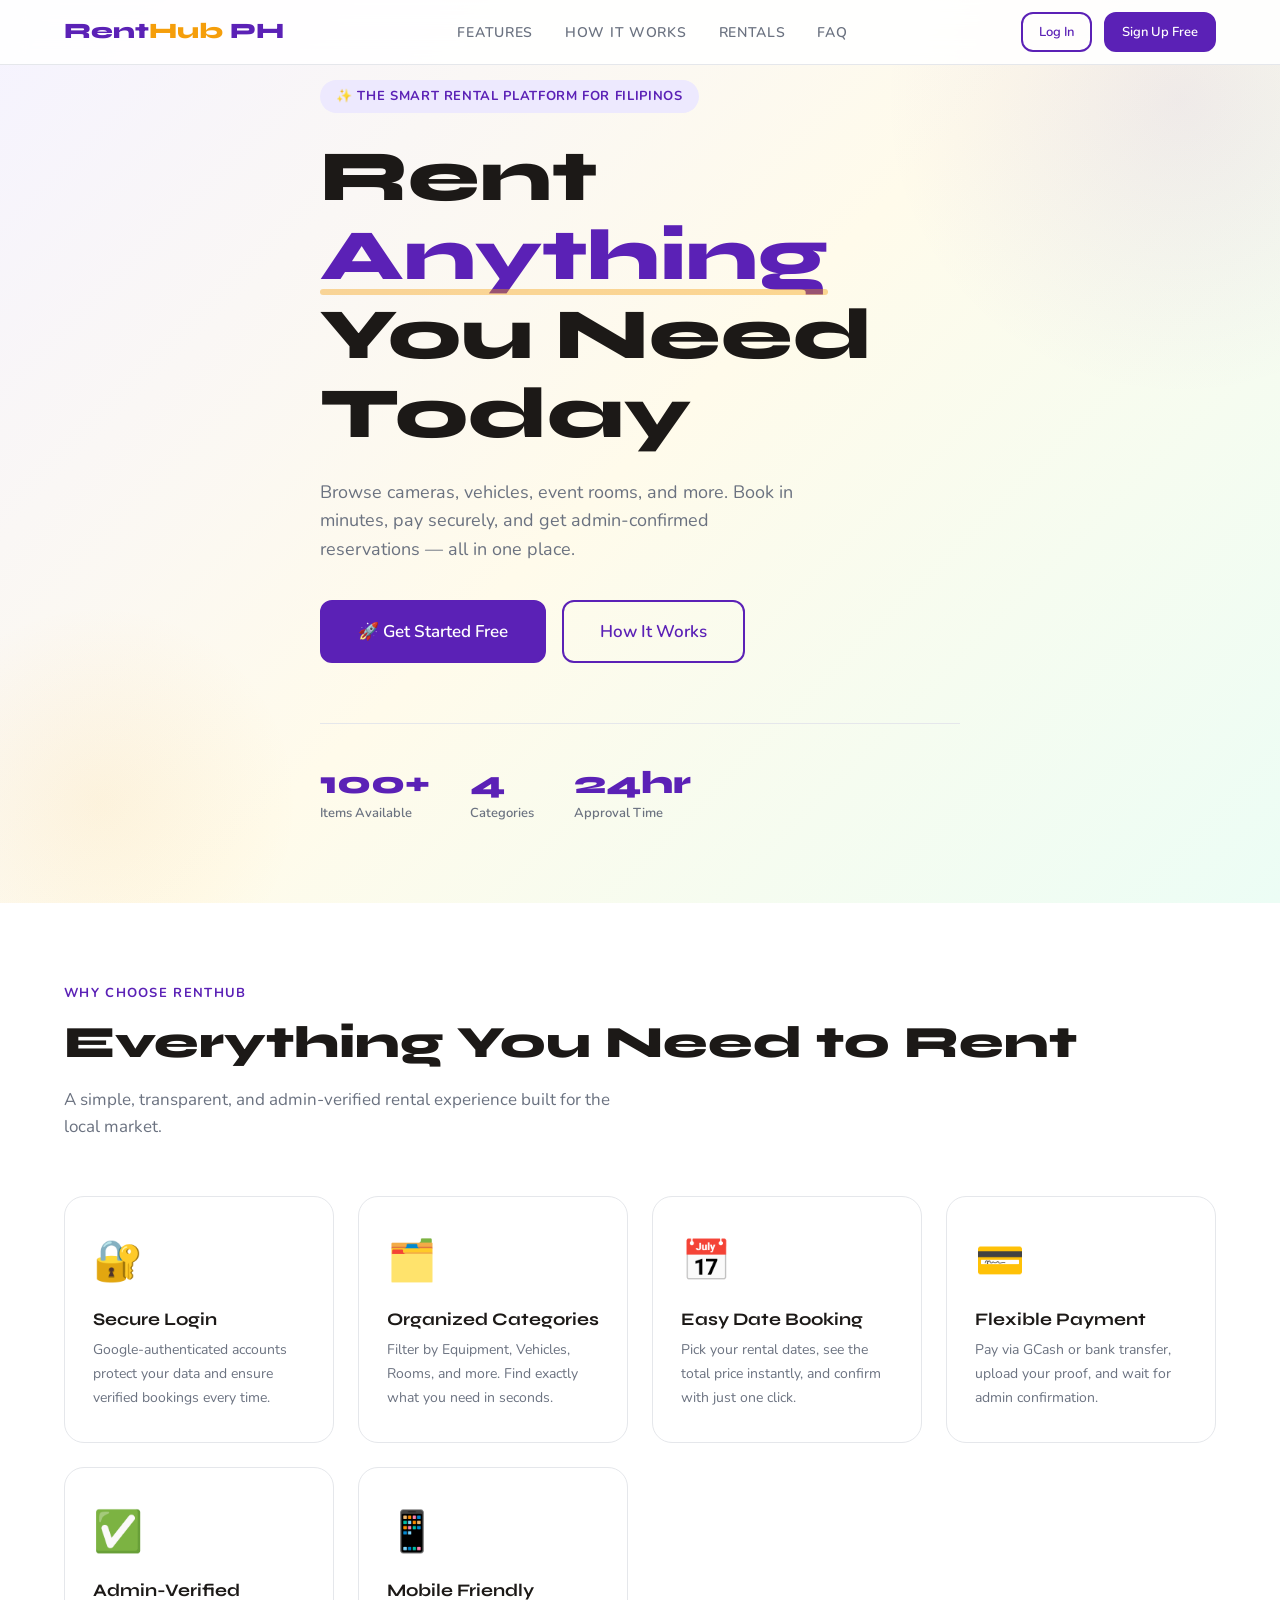
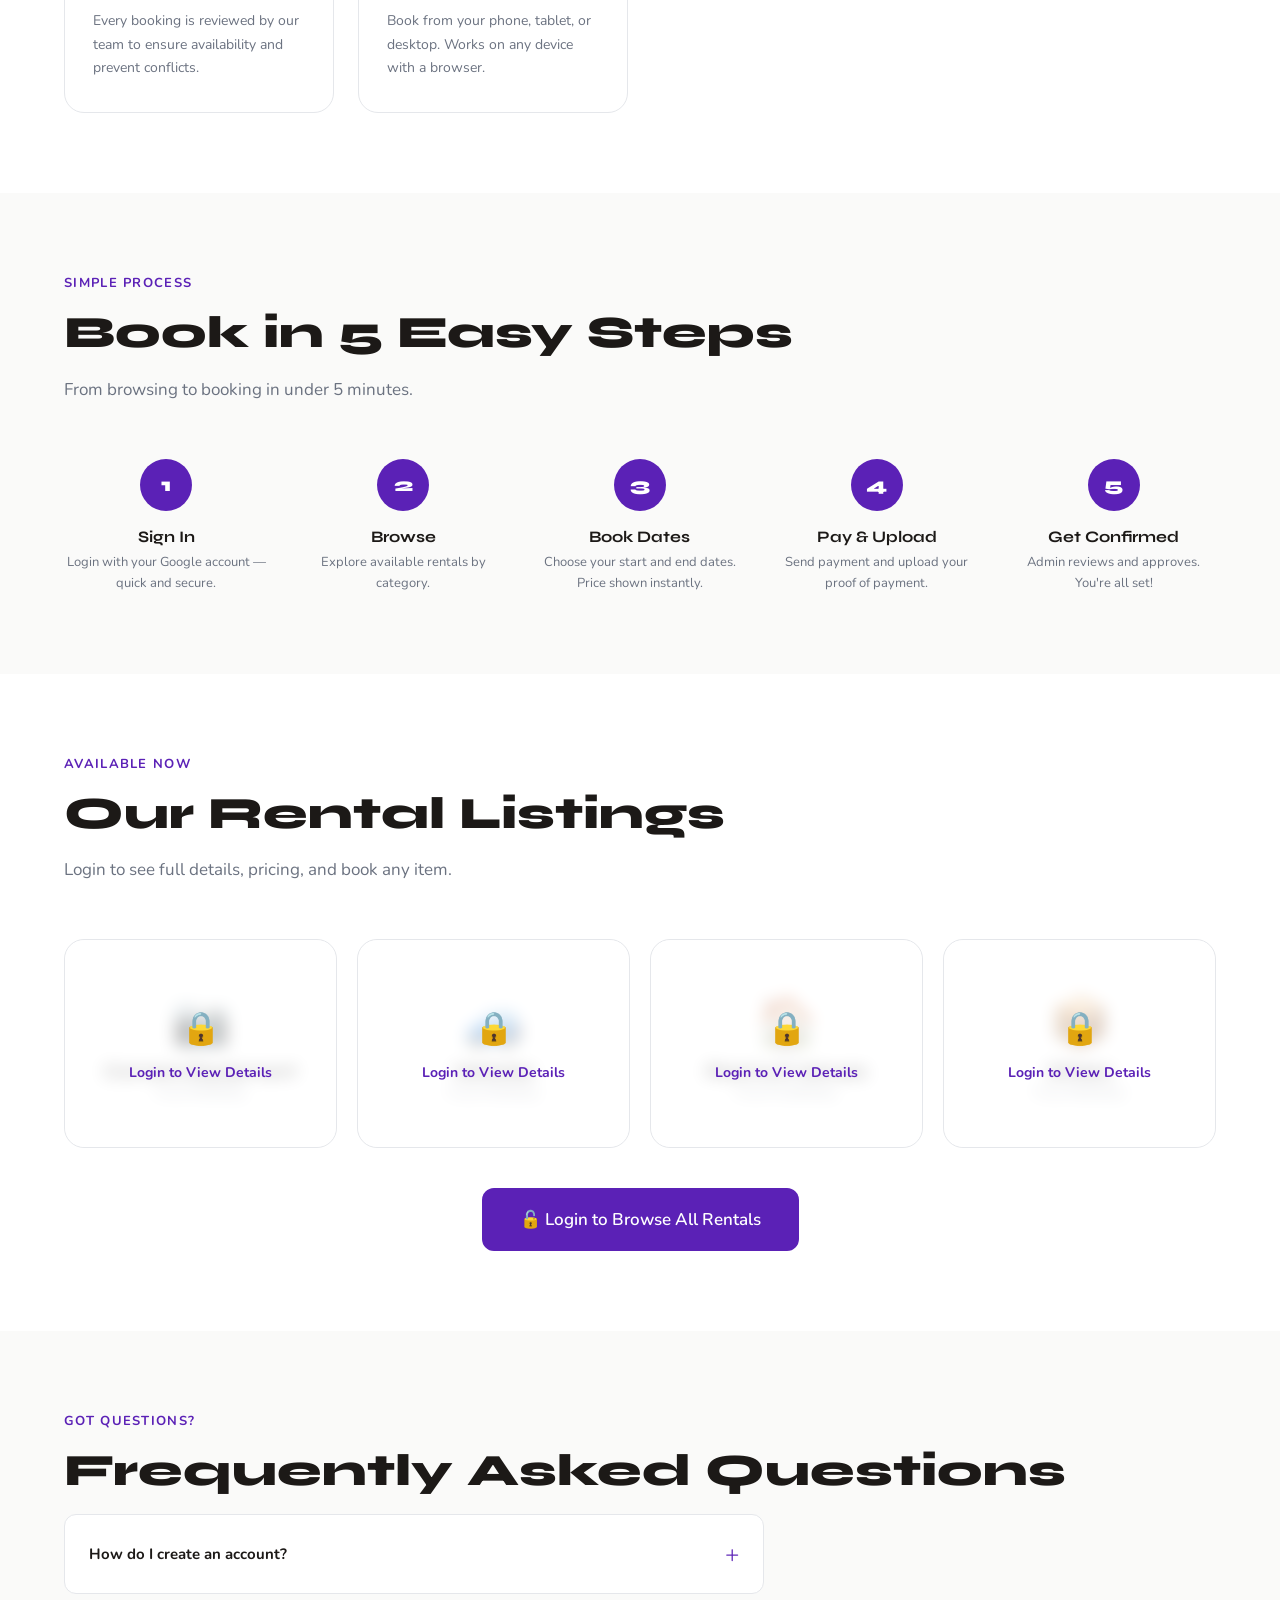
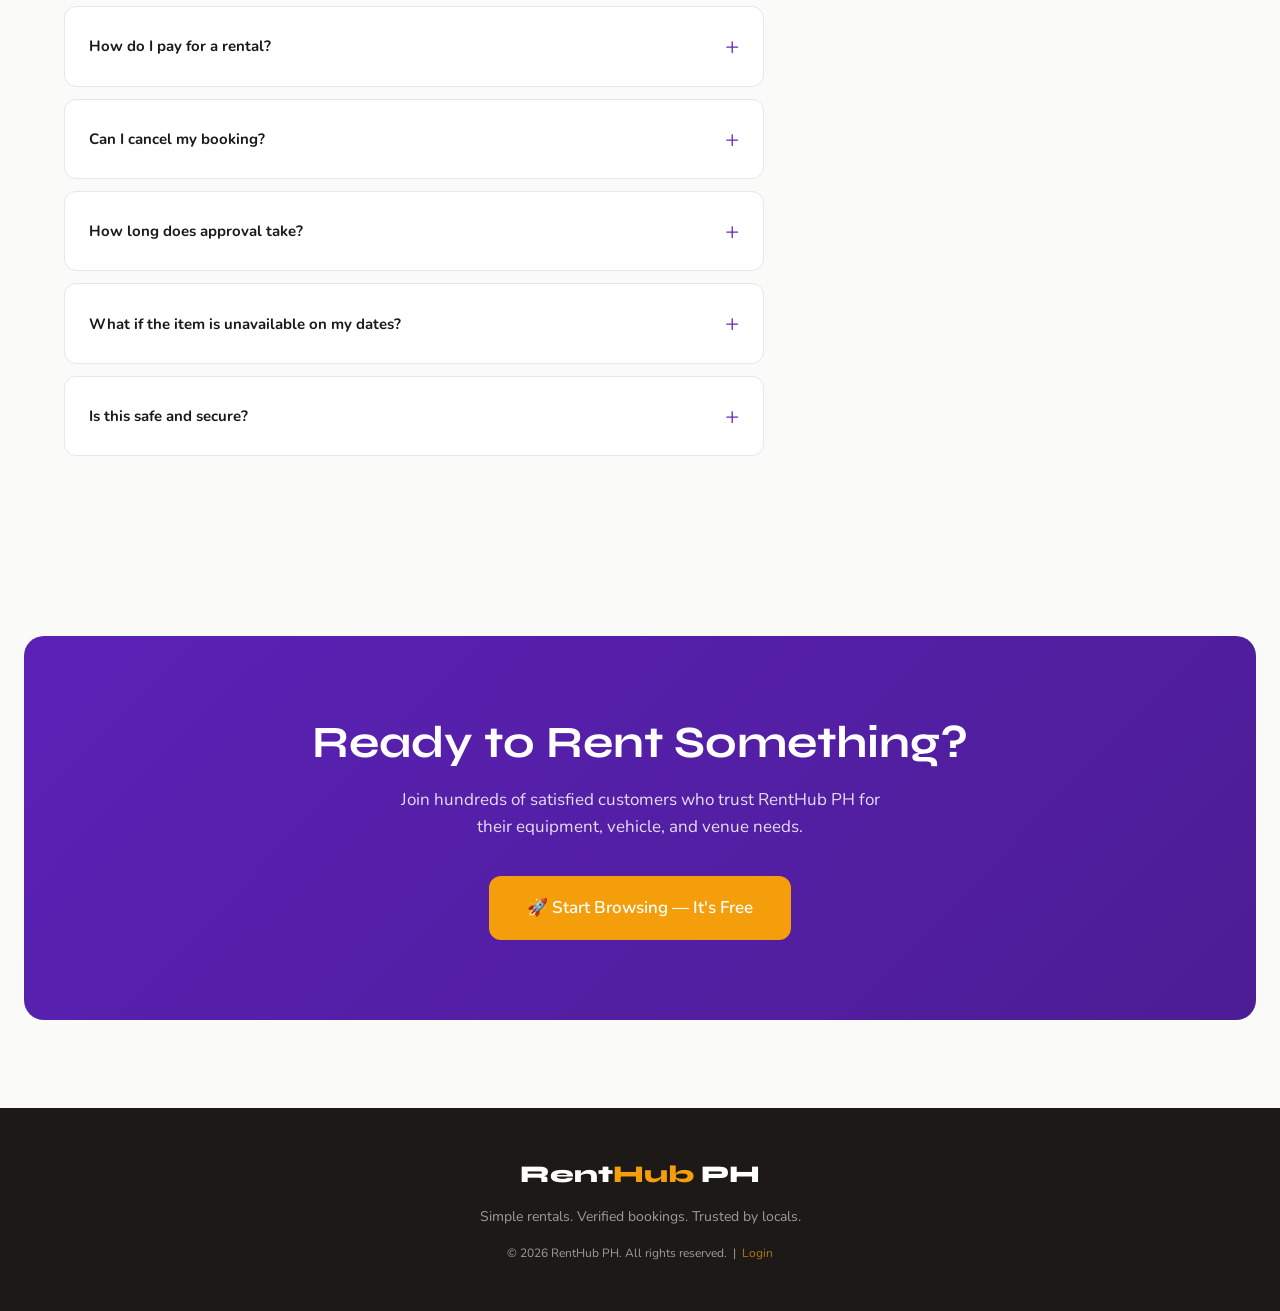
<file: rentalhub/index.html>
<!DOCTYPE html>
<!--
  FILE: index.html
  PURPOSE: The PUBLIC landing page.
           Anyone can see this — no login needed.
           It shows what the app does and invites users to sign up.
           Rental details are intentionally blurred to tease the content.
-->
<html lang="en">
<head>
  <meta charset="UTF-8">
  <meta name="viewport" content="width=device-width, initial-scale=1.0">
  <title>RentHub PH – Rent Anything, Anytime</title>
  <link rel="stylesheet" href="css/styles.css">
</head>
<body>

  <!-- ── NAVIGATION BAR ───────────────────────────────────── -->
  <header>
    <nav class="navbar" role="navigation" aria-label="Main navigation">
      <div class="nav-inner">

        <!-- Logo -->
        <a href="index.html" class="nav-logo">Rent<span>Hub</span> PH</a>

        <!-- Navigation Links -->
        <ul class="nav-links">
          <li><a href="#features">Features</a></li>
          <li><a href="#how">How It Works</a></li>
          <li><a href="#preview">Rentals</a></li>
          <li><a href="#faq">FAQ</a></li>
        </ul>

        <!-- CTA Buttons -->
        <div class="nav-actions">
          <a href="login.html" class="btn btn-outline btn-sm">Log In</a>
          <a href="login.html" class="btn btn-primary btn-sm">Sign Up Free</a>
        </div>

      </div>
    </nav>
  </header>

  <!-- ── MAIN CONTENT ──────────────────────────────────────── -->
  <main>

    <!-- ── HERO SECTION ──────────────────────────────────── -->
    <!-- The first thing visitors see. Makes a strong first impression. -->
    <section class="hero section">
      <div class="container">
        <div class="hero-content">

          <div class="hero-badge">
            ✨ The Smart Rental Platform for Filipinos
          </div>

          <h1>
            Rent <span class="highlight">Anything</span><br>
            You Need Today
          </h1>

          <p>
            Browse cameras, vehicles, event rooms, and more.
            Book in minutes, pay securely, and get admin-confirmed
            reservations — all in one place.
          </p>

          <!-- Call-to-Action buttons -->
          <div class="hero-cta">
            <a href="login.html" class="btn btn-primary btn-lg">
              🚀 Get Started Free
            </a>
            <a href="#how" class="btn btn-outline btn-lg">
              How It Works
            </a>
          </div>

          <!-- Quick stats to build trust -->
          <div class="hero-stats">
            <div class="stat">
              <h3>100+</h3>
              <p>Items Available</p>
            </div>
            <div class="stat">
              <h3>4</h3>
              <p>Categories</p>
            </div>
            <div class="stat">
              <h3>24hr</h3>
              <p>Approval Time</p>
            </div>
          </div>

        </div>
      </div>
    </section>

    <!-- ── FEATURES SECTION ──────────────────────────────── -->
    <!-- Highlights the key benefits of using the platform -->
    <section id="features" class="section bg-white">
      <div class="container">

        <p class="section-label">Why Choose RentHub</p>
        <h2 class="section-title">Everything You Need to Rent</h2>
        <p class="section-subtitle">
          A simple, transparent, and admin-verified rental experience
          built for the local market.
        </p>

        <!-- Feature cards in a responsive grid -->
        <div class="features-grid">

          <article class="feature-card">
            <div class="feature-icon">🔐</div>
            <h3>Secure Login</h3>
            <p>Google-authenticated accounts protect your data and ensure
               verified bookings every time.</p>
          </article>

          <article class="feature-card">
            <div class="feature-icon">🗂️</div>
            <h3>Organized Categories</h3>
            <p>Filter by Equipment, Vehicles, Rooms, and more.
               Find exactly what you need in seconds.</p>
          </article>

          <article class="feature-card">
            <div class="feature-icon">📅</div>
            <h3>Easy Date Booking</h3>
            <p>Pick your rental dates, see the total price instantly,
               and confirm with just one click.</p>
          </article>

          <article class="feature-card">
            <div class="feature-icon">💳</div>
            <h3>Flexible Payment</h3>
            <p>Pay via GCash or bank transfer, upload your proof,
               and wait for admin confirmation.</p>
          </article>

          <article class="feature-card">
            <div class="feature-icon">✅</div>
            <h3>Admin-Verified</h3>
            <p>Every booking is reviewed by our team to ensure
               availability and prevent conflicts.</p>
          </article>

          <article class="feature-card">
            <div class="feature-icon">📱</div>
            <h3>Mobile Friendly</h3>
            <p>Book from your phone, tablet, or desktop.
               Works on any device with a browser.</p>
          </article>

        </div>
      </div>
    </section>

    <!-- ── HOW IT WORKS ────────────────────────────────────── -->
    <!-- Step-by-step guide to using the platform -->
    <section id="how" class="section">
      <div class="container">

        <p class="section-label">Simple Process</p>
        <h2 class="section-title">Book in 5 Easy Steps</h2>
        <p class="section-subtitle">From browsing to booking in under 5 minutes.</p>

        <div class="how-grid">

          <div class="how-step">
            <div class="step-number">1</div>
            <h4>Sign In</h4>
            <p>Login with your Google account — quick and secure.</p>
          </div>

          <div class="how-step">
            <div class="step-number">2</div>
            <h4>Browse</h4>
            <p>Explore available rentals by category.</p>
          </div>

          <div class="how-step">
            <div class="step-number">3</div>
            <h4>Book Dates</h4>
            <p>Choose your start and end dates. Price shown instantly.</p>
          </div>

          <div class="how-step">
            <div class="step-number">4</div>
            <h4>Pay & Upload</h4>
            <p>Send payment and upload your proof of payment.</p>
          </div>

          <div class="how-step">
            <div class="step-number">5</div>
            <h4>Get Confirmed</h4>
            <p>Admin reviews and approves. You're all set!</p>
          </div>

        </div>
      </div>
    </section>

    <!-- ── RENTAL PREVIEW (Blurred) ──────────────────────── -->
    <!-- Users can see rentals exist but content is blurred.
         Clicking any card redirects to login page. -->
    <section id="preview" class="section bg-white">
      <div class="container">

        <p class="section-label">Available Now</p>
        <h2 class="section-title">Our Rental Listings</h2>
        <p class="section-subtitle">
          Login to see full details, pricing, and book any item.
        </p>

        <!-- Preview cards: each one has a blur overlay -->
        <div class="preview-grid">

          <!-- We loop through a few rentals as teasers -->
          <article class="preview-card" onclick="location.href='login.html'">
            <div style="text-align:center; padding:20px 0;">
              <div style="font-size:3rem">📷</div>
              <h3>Camera Equipment</h3>
              <p style="color:var(--text-muted); font-size:13px">From ₱500/day</p>
            </div>
            <div class="blur-overlay">
              <div class="lock-icon">
                <div class="icon">🔒</div>
                <p>Login to View Details</p>
              </div>
            </div>
          </article>

          <article class="preview-card" onclick="location.href='login.html'">
            <div style="text-align:center; padding:20px 0;">
              <div style="font-size:3rem">🚙</div>
              <h3>Vehicles</h3>
              <p style="color:var(--text-muted); font-size:13px">From ₱350/day</p>
            </div>
            <div class="blur-overlay">
              <div class="lock-icon">
                <div class="icon">🔒</div>
                <p>Login to View Details</p>
              </div>
            </div>
          </article>

          <article class="preview-card" onclick="location.href='login.html'">
            <div style="text-align:center; padding:20px 0;">
              <div style="font-size:3rem">🏠</div>
              <h3>Rooms & Venues</h3>
              <p style="color:var(--text-muted); font-size:13px">From ₱1,800/day</p>
            </div>
            <div class="blur-overlay">
              <div class="lock-icon">
                <div class="icon">🔒</div>
                <p>Login to View Details</p>
              </div>
            </div>
          </article>

          <article class="preview-card" onclick="location.href='login.html'">
            <div style="text-align:center; padding:20px 0;">
              <div style="font-size:3rem">📦</div>
              <h3>Others</h3>
              <p style="color:var(--text-muted); font-size:13px">From ₱600/day</p>
            </div>
            <div class="blur-overlay">
              <div class="lock-icon">
                <div class="icon">🔒</div>
                <p>Login to View Details</p>
              </div>
            </div>
          </article>

        </div>

        <div style="text-align:center; margin-top:40px;">
          <a href="login.html" class="btn btn-primary btn-lg">
            🔓 Login to Browse All Rentals
          </a>
        </div>

      </div>
    </section>

    <!-- ── FAQ SECTION ────────────────────────────────────── -->
    <section id="faq" class="section">
      <div class="container">

        <p class="section-label">Got Questions?</p>
        <h2 class="section-title">Frequently Asked Questions</h2>

        <div class="faq-list">

          <details>
            <summary>How do I create an account?</summary>
            <p>Simply click "Sign Up Free" and log in with your Google account.
               No separate registration needed — one click and you're in!</p>
          </details>

          <details>
            <summary>How do I pay for a rental?</summary>
            <p>After booking, you'll see our GCash number and bank details.
               Send the payment, take a screenshot, and upload it as proof.
               Our admin team will verify and confirm your booking within 24 hours.</p>
          </details>

          <details>
            <summary>Can I cancel my booking?</summary>
            <p>Cancellations depend on the rental item and how far in advance
               you request. Please contact us before your start date for assistance.</p>
          </details>

          <details>
            <summary>How long does approval take?</summary>
            <p>Most bookings are reviewed and approved within a few hours during
               business days. You'll see the updated status in your dashboard.</p>
          </details>

          <details>
            <summary>What if the item is unavailable on my dates?</summary>
            <p>Our system checks availability. If an item shows as "Unavailable",
               you can check back later or browse similar items in the same category.</p>
          </details>

          <details>
            <summary>Is this safe and secure?</summary>
            <p>Yes! All logins are handled through Google. Your personal data is
               never shared. Payments are verified manually by our admin team.</p>
          </details>

        </div>
      </div>
    </section>

    <!-- ── CALL TO ACTION ─────────────────────────────────── -->
    <section class="section-sm">
      <div class="cta-section">
        <h2>Ready to Rent Something?</h2>
        <p>
          Join hundreds of satisfied customers who trust RentHub PH
          for their equipment, vehicle, and venue needs.
        </p>
        <a href="login.html" class="btn btn-accent btn-lg">
          🚀 Start Browsing — It's Free
        </a>
      </div>
    </section>

  </main>

  <!-- ── FOOTER ─────────────────────────────────────────────── -->
  <footer>
    <div class="footer-logo">Rent<span>Hub</span> PH</div>
    <p>Simple rentals. Verified bookings. Trusted by locals.</p>
    <p style="margin-top:16px; font-size:12px;">
      &copy; 2026 RentHub PH. All rights reserved.
      &nbsp;|&nbsp;
      <a href="login.html" style="color:var(--accent)">Login</a>
    </p>
  </footer>

</body>
</html>
</file>
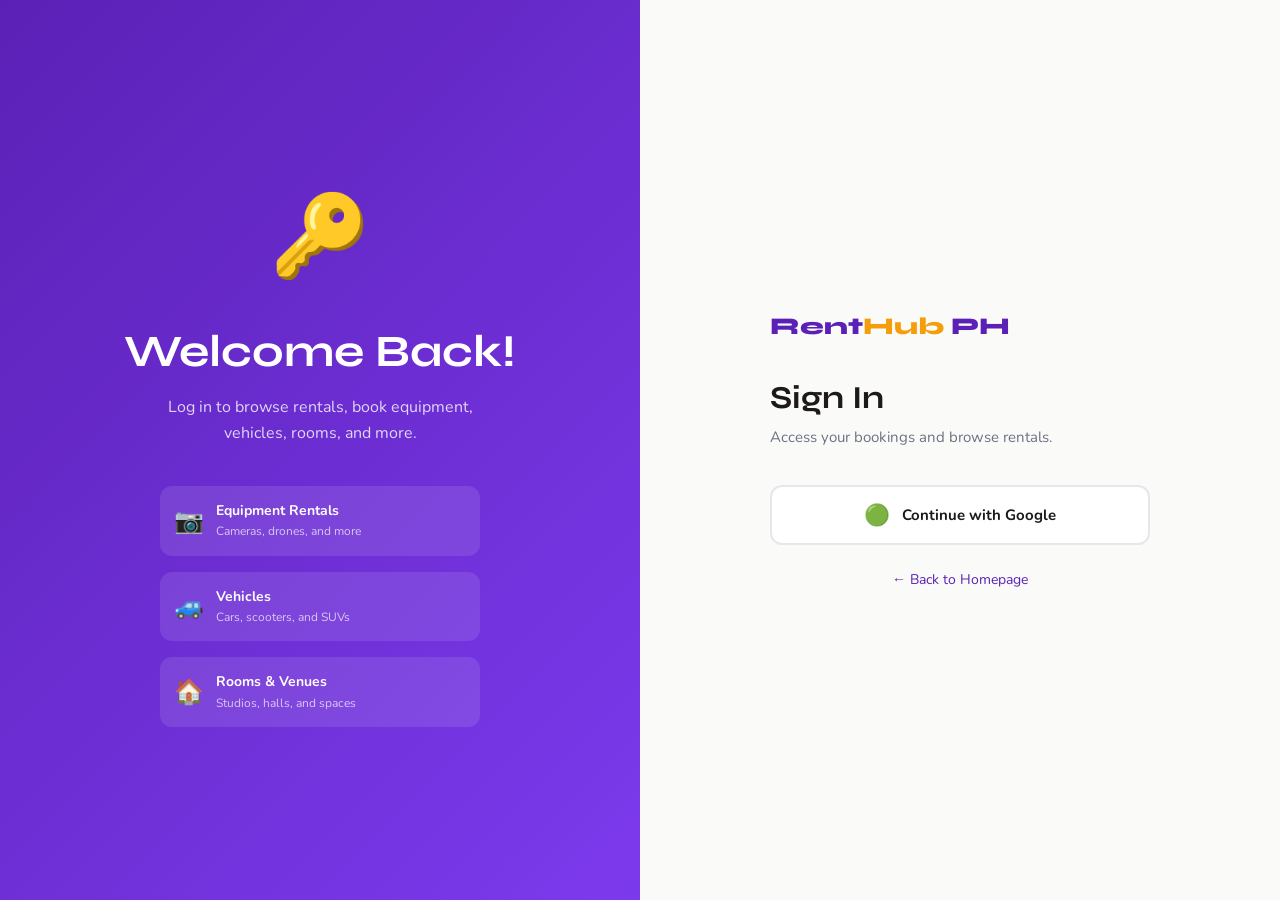
<file: rentalhub/admin.html>
<!DOCTYPE html>
<!--
  FILE: admin.html
  PURPOSE: The ADMIN-ONLY dashboard.
           Only users with role === 'admin' can access this.
           Regular users are redirected to dashboard.html.

  FEATURES:
           - Summary stats (total bookings, revenue, etc.)
           - Booking management: approve / reject
           - Rental management: add / edit / delete / toggle availability
           - Filter bookings by status
-->
<html lang="en">
<head>
  <meta charset="UTF-8">
  <meta name="viewport" content="width=device-width, initial-scale=1.0">
  <title>Admin – RentHub PH</title>
  <link rel="stylesheet" href="css/styles.css">
</head>
<body>

  <!-- ── NAVIGATION ─────────────────────────────────────────── -->
  <header>
    <nav class="navbar">
      <div class="nav-inner">

        <a href="admin.html" class="nav-logo">
          Rent<span>Hub</span> PH
          <span style="background:var(--accent); color:white; font-size:10px;
                       padding:2px 8px; border-radius:100px; margin-left:8px;
                       vertical-align:middle;">ADMIN</span>
        </a>

        <div class="nav-actions">
          <span style="font-size:14px; font-weight:600; color:var(--text-muted);">
            👨‍💼 Admin Panel
          </span>
          <button class="btn btn-outline btn-sm" onclick="logoutUser()">
            🚪 Logout
          </button>
        </div>

      </div>
    </nav>
  </header>

  <!-- ── LAYOUT ─────────────────────────────────────────────── -->
  <div class="dashboard-layout">

    <!-- ── ADMIN SIDEBAR ──────────────────────────────────── -->
    <aside class="sidebar">
      <div class="sidebar-user" style="background: #fef3c7;">
        <div class="avatar">👨‍💼</div>
        <h4 style="color:#92400e;">Admin Panel</h4>
        <p>Full Access</p>
      </div>

      <ul class="sidebar-nav">
        <li>
          <a href="#" class="active" onclick="showSection('overview'); return false;">
            📊 Overview
          </a>
        </li>
        <li>
          <a href="#" onclick="showSection('bookings'); return false;">
            📋 Bookings
          </a>
        </li>
        <li>
          <a href="#" onclick="showSection('rentals'); return false;">
            🏪 Manage Rentals
          </a>
        </li>
        <li>
          <a href="#" onclick="logoutUser()">
            🚪 Logout
          </a>
        </li>
      </ul>
    </aside>

    <!-- ── MAIN ADMIN CONTENT ────────────────────────────── -->
    <main class="main-content">

      <!-- ══════════════════════════════════════════════════
           SECTION 1: OVERVIEW / STATS
      ══════════════════════════════════════════════════ -->
      <div id="section-overview" class="admin-section">

        <div class="page-header">
          <div>
            <h2>📊 Dashboard Overview</h2>
            <p>Your rental system at a glance.</p>
          </div>
          <button class="btn btn-outline btn-sm" onclick="refreshStats()">
            🔄 Refresh
          </button>
        </div>

        <!-- Stats Grid (rendered by JS) -->
        <div id="statsGrid" class="stats-grid"></div>

        <!-- Recent bookings preview -->
        <div class="panel">
          <h3>⏳ Pending Bookings (Needs Action)</h3>
          <div id="pendingBookings"></div>
        </div>

      </div>

      <!-- ══════════════════════════════════════════════════
           SECTION 2: ALL BOOKINGS
      ══════════════════════════════════════════════════ -->
      <div id="section-bookings" class="admin-section" style="display:none;">

        <div class="page-header">
          <div>
            <h2>📋 Booking Management</h2>
            <p>Approve or reject customer bookings.</p>
          </div>
        </div>

        <!-- Filter by status -->
        <div class="filter-bar" style="margin-bottom:24px;">
          <button class="filter-btn active" onclick="filterBookings('all', this)">All</button>
          <button class="filter-btn" onclick="filterBookings('pending', this)">⏳ Pending</button>
          <button class="filter-btn" onclick="filterBookings('approved', this)">✅ Approved</button>
          <button class="filter-btn" onclick="filterBookings('rejected', this)">❌ Rejected</button>
        </div>

        <!-- Bookings table -->
        <div class="panel" style="padding:0; overflow:hidden;">
          <table class="data-table" id="bookingsTable">
            <thead>
              <tr>
                <th>Booking ID</th>
                <th>Customer</th>
                <th>Rental</th>
                <th>Dates</th>
                <th>Total</th>
                <th>Payment</th>
                <th>Status</th>
                <th>Actions</th>
              </tr>
            </thead>
            <tbody id="bookingsTableBody">
              <tr>
                <td colspan="8" style="text-align:center; padding:40px; color:var(--text-muted);">
                  Loading...
                </td>
              </tr>
            </tbody>
          </table>
        </div>

      </div>

      <!-- ══════════════════════════════════════════════════
           SECTION 3: MANAGE RENTALS
      ══════════════════════════════════════════════════ -->
      <div id="section-rentals" class="admin-section" style="display:none;">

        <div class="page-header">
          <div>
            <h2>🏪 Manage Rentals</h2>
            <p>Add, edit, or remove rental listings.</p>
          </div>
          <button class="btn btn-primary" onclick="openAddRentalForm()">
            ➕ Add New Rental
          </button>
        </div>

        <!-- Add/Edit Rental Form (hidden until button clicked) -->
        <div id="rentalForm" class="panel" style="display:none;">
          <h3 id="formTitle">➕ Add New Rental</h3>

          <div style="display:grid; grid-template-columns:1fr 1fr; gap:16px;">
            <div class="form-group">
              <label>Title</label>
              <input type="text" id="formTitle-input" placeholder="e.g., Canon EOS R50 Camera">
            </div>
            <div class="form-group">
              <label>Category</label>
              <select id="formCategory">
                <option value="Equipment">Equipment</option>
                <option value="Vehicles">Vehicles</option>
                <option value="Rooms">Rooms</option>
                <option value="Others">Others</option>
              </select>
            </div>
            <div class="form-group">
              <label>Price per Day (₱)</label>
              <input type="number" id="formPrice" placeholder="500" min="0">
            </div>
            <div class="form-group">
              <label>Emoji Icon</label>
              <input type="text" id="formEmoji" placeholder="📷" maxlength="2">
            </div>
          </div>

          <div class="form-group">
            <label>Description</label>
            <textarea id="formDescription" placeholder="Describe this rental item..."></textarea>
          </div>

          <div style="display:flex; gap:12px;">
            <button class="btn btn-primary" onclick="saveRentalForm()">💾 Save Rental</button>
            <button class="btn btn-outline" onclick="closeRentalForm()">Cancel</button>
          </div>
        </div>

        <!-- Rentals management table -->
        <div class="panel" style="padding:0; overflow:hidden;">
          <table class="data-table" id="rentalsTable">
            <thead>
              <tr>
                <th>Icon</th>
                <th>Title</th>
                <th>Category</th>
                <th>Price/Day</th>
                <th>Availability</th>
                <th>Actions</th>
              </tr>
            </thead>
            <tbody id="rentalsTableBody">
              <tr>
                <td colspan="6" style="text-align:center; padding:40px; color:var(--text-muted);">
                  Loading...
                </td>
              </tr>
            </tbody>
          </table>
        </div>

      </div>

    </main>
  </div>

  <!-- ── PAYMENT PROOF MODAL ─────────────────────────────────── -->
  <!-- Opens when admin clicks "View Proof" on a booking -->
  <div id="proofModal" class="modal-overlay" onclick="closeProofModal(event)">
    <div class="modal-box" style="max-width:400px; text-align:center;">
      <button class="modal-close" onclick="document.getElementById('proofModal').style.display='none'">✕</button>
      <h3 style="margin-bottom:16px;">📎 Payment Proof</h3>
      <img id="proofImage" src="" style="width:100%; border-radius:8px;">
      <p id="proofNone" style="color:var(--text-muted);">No proof uploaded yet.</p>
    </div>
  </div>

  <!-- ── SCRIPTS ────────────────────────────────────────────── -->
  <script src="data/db.js"></script>
  <script src="js/auth.js"></script>
  <script src="js/booking.js"></script>
  <script src="js/admin.js"></script>
  <script src="js/app.js"></script>

  <script>

    // ── PAGE LOAD ──────────────────────────────────────────
    window.addEventListener("DOMContentLoaded", () => {

      // requireAuth(true) = admin only. Redirects non-admins.
      const user = requireAuth(true);
      if (!user) return;

      // Initialize all sections
      refreshStats();
      loadBookingsTable("all");
      loadRentalsTable();
    });

    // ── SHOW/HIDE ADMIN SECTIONS ───────────────────────────
    function showSection(sectionName) {
      // Hide all sections
      document.querySelectorAll(".admin-section").forEach(s => s.style.display = "none");

      // Show the selected one
      document.getElementById(`section-${sectionName}`).style.display = "block";

      // Update sidebar links
      document.querySelectorAll(".sidebar-nav a").forEach(a => a.classList.remove("active"));

      // Reload data for the section
      if (sectionName === "bookings") loadBookingsTable("all");
      if (sectionName === "rentals")  loadRentalsTable();
      if (sectionName === "overview") refreshStats();
    }

    // ── REFRESH STATS ──────────────────────────────────────
    function refreshStats() {
      const stats = getAdminStats();
      const grid  = document.getElementById("statsGrid");

      grid.innerHTML = `
        <div class="stat-card">
          <div class="stat-icon">🏪</div>
          <div class="stat-value">${stats.totalRentals}</div>
          <div class="stat-label">Total Rentals</div>
        </div>
        <div class="stat-card">
          <div class="stat-icon">📋</div>
          <div class="stat-value">${stats.totalBookings}</div>
          <div class="stat-label">Total Bookings</div>
        </div>
        <div class="stat-card" style="border-color:#fef3c7;">
          <div class="stat-icon">⏳</div>
          <div class="stat-value" style="color:var(--warning);">${stats.pendingCount}</div>
          <div class="stat-label">Pending</div>
        </div>
        <div class="stat-card" style="border-color:#d1fae5;">
          <div class="stat-icon">✅</div>
          <div class="stat-value" style="color:var(--success);">${stats.approvedCount}</div>
          <div class="stat-label">Approved</div>
        </div>
        <div class="stat-card" style="border-color:#fee2e2;">
          <div class="stat-icon">❌</div>
          <div class="stat-value" style="color:var(--danger);">${stats.rejectedCount}</div>
          <div class="stat-label">Rejected</div>
        </div>
        <div class="stat-card" style="border-color:var(--primary-light);">
          <div class="stat-icon">💰</div>
          <div class="stat-value">${formatPrice(stats.totalRevenue)}</div>
          <div class="stat-label">Total Revenue</div>
        </div>
      `;

      // Load pending bookings preview
      loadPendingPreview();
    }

    // ── LOAD PENDING PREVIEW ────────────────────────────────
    function loadPendingPreview() {
      const container = document.getElementById("pendingBookings");
      const pending   = getAllBookingsAdmin("pending");

      if (pending.length === 0) {
        container.innerHTML = '<p style="color:var(--text-muted); font-size:14px; padding:12px 0;">🎉 No pending bookings. All caught up!</p>';
        return;
      }

      container.innerHTML = pending.slice(0, 5).map(b => `
        <div class="booking-card">
          <span class="booking-emoji">${b.rental.image || "📦"}</span>
          <div class="booking-info">
            <h4>${b.rental.title || "Unknown"}</h4>
            <p>👤 ${b.user.name || "Unknown User"} (${b.user.email || ""})</p>
            <p>📅 ${b.startDate} → ${b.endDate} · 💰 ${formatPrice(b.totalPrice)}</p>
          </div>
          <div class="action-btns">
            <button class="btn btn-success btn-sm" onclick="handleApprove('${b.id}')">✅ Approve</button>
            <button class="btn btn-danger btn-sm"  onclick="handleReject('${b.id}')">❌ Reject</button>
          </div>
        </div>
      `).join("");
    }

    // ── LOAD BOOKINGS TABLE ─────────────────────────────────
    // currentFilter is "all", "pending", "approved", or "rejected"
    let currentFilter = "all";

    function loadBookingsTable(filter) {
      currentFilter = filter;
      const bookings = getAllBookingsAdmin(filter);
      const tbody    = document.getElementById("bookingsTableBody");

      if (bookings.length === 0) {
        tbody.innerHTML = `<tr><td colspan="8" style="text-align:center; padding:40px; color:var(--text-muted);">No bookings found.</td></tr>`;
        return;
      }

      tbody.innerHTML = bookings.map(b => `
        <tr>
          <td><code style="font-size:11px;">${b.id}</code></td>
          <td>
            <strong>${b.user.name || "?"}</strong><br>
            <small style="color:var(--text-muted)">${b.user.email || ""}</small>
          </td>
          <td>${b.rental.image || ""} ${b.rental.title || "?"}</td>
          <td>
            ${b.startDate}<br>
            <small style="color:var(--text-muted)">→ ${b.endDate}</small>
          </td>
          <td><strong>${formatPrice(b.totalPrice)}</strong><br>
            <small style="color:var(--text-muted)">${b.totalDays} day(s)</small>
          </td>
          <td>
            ${b.paymentProof
              ? `<button class="btn btn-outline btn-sm" onclick="viewProof('${b.id}')">🖼 View</button>`
              : '<span style="color:var(--text-muted); font-size:13px;">Not uploaded</span>'
            }
          </td>
          <td>${getStatusBadge(b.status)}</td>
          <td>
            <div class="action-btns">
              ${b.status === 'pending' ? `
                <button class="btn btn-success btn-sm" onclick="handleApprove('${b.id}')">✅</button>
                <button class="btn btn-danger btn-sm"  onclick="handleReject('${b.id}')">❌</button>
              ` : `<span style="color:var(--text-muted); font-size:12px;">Done</span>`}
            </div>
          </td>
        </tr>
      `).join("");
    }

    // ── FILTER BOOKINGS ─────────────────────────────────────
    function filterBookings(filter, btn) {
      // Update active button style
      document.querySelectorAll(".filter-bar .filter-btn").forEach(b => b.classList.remove("active"));
      btn.classList.add("active");
      loadBookingsTable(filter);
    }

    // ── APPROVE BOOKING ─────────────────────────────────────
    function handleApprove(bookingId) {
      if (approveBooking(bookingId)) {
        showToast("✅ Booking approved!", "success");
        loadBookingsTable(currentFilter);
        loadPendingPreview();
        refreshStats();
      }
    }

    // ── REJECT BOOKING ──────────────────────────────────────
    function handleReject(bookingId) {
      if (confirm("Are you sure you want to REJECT this booking?")) {
        if (rejectBooking(bookingId)) {
          showToast("❌ Booking rejected.", "error");
          loadBookingsTable(currentFilter);
          loadPendingPreview();
          refreshStats();
        }
      }
    }

    // ── VIEW PAYMENT PROOF ──────────────────────────────────
    function viewProof(bookingId) {
      const booking = BOOKINGS_DB.find(b => b.id === bookingId);
      const modal   = document.getElementById("proofModal");
      const img     = document.getElementById("proofImage");
      const none    = document.getElementById("proofNone");

      if (booking && booking.paymentProof) {
        img.src             = booking.paymentProof;
        img.style.display   = "block";
        none.style.display  = "none";
      } else {
        img.style.display   = "none";
        none.style.display  = "block";
      }

      modal.style.display = "flex";
    }

    function closeProofModal(event) {
      if (event.target.id === "proofModal") {
        event.target.style.display = "none";
      }
    }

    // ── LOAD RENTALS TABLE ──────────────────────────────────
    function loadRentalsTable() {
      const tbody = document.getElementById("rentalsTableBody");

      tbody.innerHTML = RENTALS_DB.map(r => `
        <tr>
          <td style="font-size:1.8rem; text-align:center;">${r.image}</td>
          <td>
            <strong>${r.title}</strong><br>
            <small style="color:var(--text-muted);">${r.description.substring(0,60)}...</small>
          </td>
          <td><span class="rental-category">${r.category}</span></td>
          <td><strong>${formatPrice(r.price)}</strong></td>
          <td>
            <button
              class="btn btn-sm ${r.available ? 'btn-success' : 'btn-danger'}"
              onclick="handleToggleAvailability('${r.id}', this)"
            >
              ${r.available ? "✅ Available" : "❌ Unavailable"}
            </button>
          </td>
          <td>
            <div class="action-btns">
              <button class="btn btn-outline btn-sm" onclick="openEditRentalForm('${r.id}')">✏️ Edit</button>
              <button class="btn btn-danger btn-sm"  onclick="handleDeleteRental('${r.id}')">🗑️ Delete</button>
            </div>
          </td>
        </tr>
      `).join("");
    }

    // ── TOGGLE AVAILABILITY ─────────────────────────────────
    function handleToggleAvailability(rentalId, btn) {
      const isNowAvailable = toggleAvailability(rentalId);
      btn.textContent  = isNowAvailable ? "✅ Available" : "❌ Unavailable";
      btn.className    = `btn btn-sm ${isNowAvailable ? 'btn-success' : 'btn-danger'}`;
      showToast("Availability updated.", "success");
    }

    // ── DELETE RENTAL ───────────────────────────────────────
    function handleDeleteRental(rentalId) {
      if (confirm("Delete this rental? This cannot be undone.")) {
        deleteRental(rentalId);
        loadRentalsTable();
        showToast("🗑️ Rental deleted.", "error");
      }
    }

    // ── ADD/EDIT RENTAL FORM ────────────────────────────────
    let editingRentalId = null; // null = adding new, set = editing existing

    function openAddRentalForm() {
      editingRentalId = null;
      document.getElementById("formTitle").textContent       = "➕ Add New Rental";
      document.getElementById("formTitle-input").value       = "";
      document.getElementById("formCategory").value          = "Equipment";
      document.getElementById("formPrice").value             = "";
      document.getElementById("formEmoji").value             = "";
      document.getElementById("formDescription").value       = "";
      document.getElementById("rentalForm").style.display    = "block";
    }

    function openEditRentalForm(rentalId) {
      const rental = RENTALS_DB.find(r => r.id === rentalId);
      if (!rental) return;

      editingRentalId = rentalId;
      document.getElementById("formTitle").textContent       = "✏️ Edit Rental";
      document.getElementById("formTitle-input").value       = rental.title;
      document.getElementById("formCategory").value          = rental.category;
      document.getElementById("formPrice").value             = rental.price;
      document.getElementById("formEmoji").value             = rental.image;
      document.getElementById("formDescription").value       = rental.description;
      document.getElementById("rentalForm").style.display    = "block";
    }

    function closeRentalForm() {
      document.getElementById("rentalForm").style.display = "none";
      editingRentalId = null;
    }

    function saveRentalForm() {
      const title       = document.getElementById("formTitle-input").value.trim();
      const category    = document.getElementById("formCategory").value;
      const price       = document.getElementById("formPrice").value;
      const emoji       = document.getElementById("formEmoji").value.trim() || "📦";
      const description = document.getElementById("formDescription").value.trim();

      if (!title || !price || !description) {
        showToast("⚠️ Please fill in all fields.", "warning");
        return;
      }

      if (editingRentalId) {
        // Update existing rental
        updateRental(editingRentalId, { title, category, price: parseFloat(price), image: emoji, description });
        showToast("✅ Rental updated!", "success");
      } else {
        // Add new rental
        addRental(title, description, price, category, emoji);
        showToast("✅ New rental added!", "success");
      }

      closeRentalForm();
      loadRentalsTable();
    }

  </script>

</body>
</html>
</file>
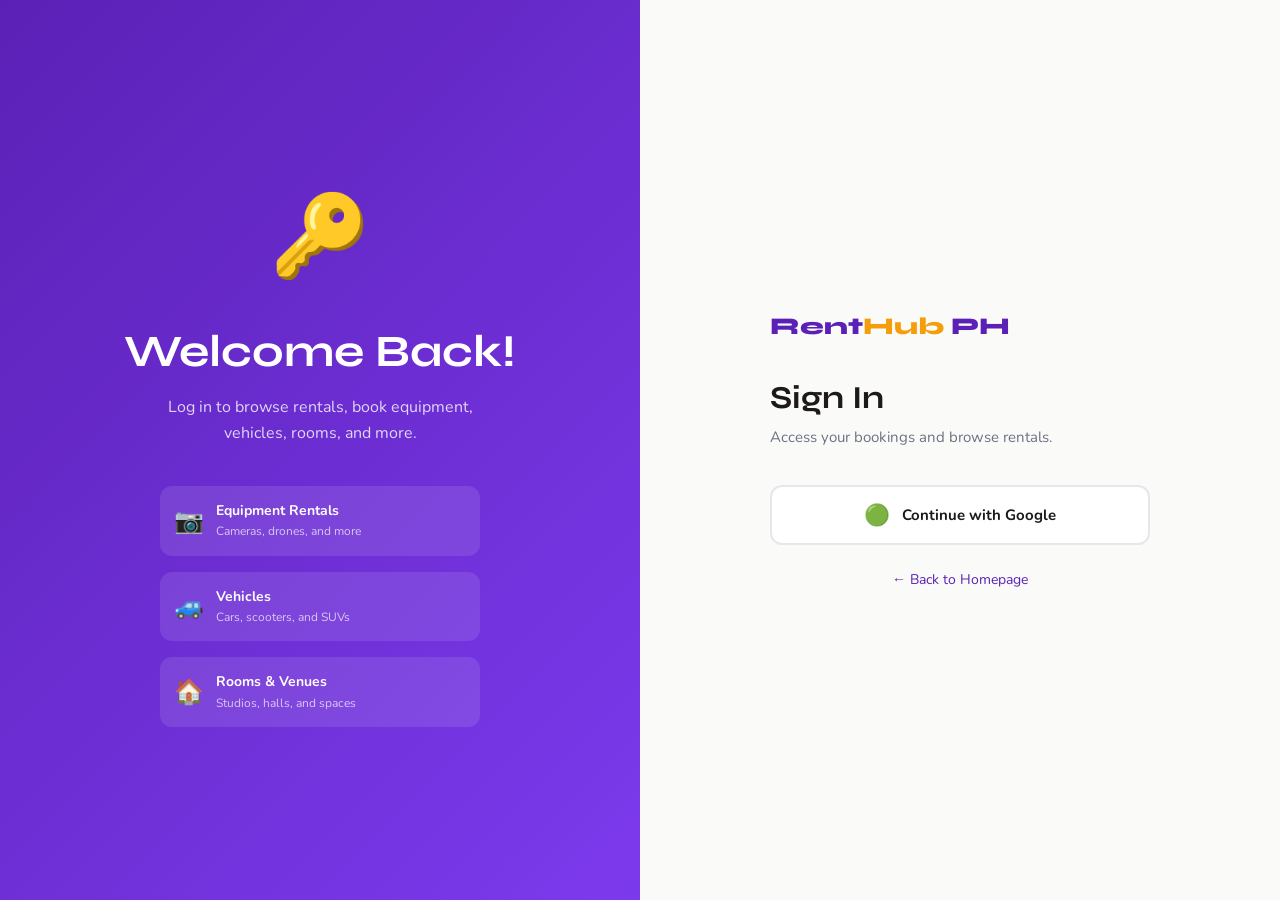
<file: rentalhub/dashboard.html>
<!DOCTYPE html>
<!--
  FILE: dashboard.html
  PURPOSE: The PROTECTED user dashboard.
           Only logged-in users can access this page.
           If not logged in → automatically redirected to login.html

  FEATURES:
           - Browse and filter rental listings
           - Click to open booking modal
           - Select dates and see price preview
           - Create booking and upload payment proof
           - View "My Bookings" tab with booking status
-->
<html lang="en">
<head>
  <meta charset="UTF-8">
  <meta name="viewport" content="width=device-width, initial-scale=1.0">
  <title>Dashboard – RentHub PH</title>
  <link rel="stylesheet" href="css/styles.css">
</head>
<body>

  <!-- ── NAVIGATION ─────────────────────────────────────────── -->
  <header>
    <nav class="navbar">
      <div class="nav-inner">

        <a href="dashboard.html" class="nav-logo">Rent<span>Hub</span> PH</a>

        <!-- Tab-style navigation links -->
        <ul class="nav-links">
          <li><a href="#" onclick="switchTab('browse'); return false;">Browse</a></li>
          <li><a href="#" onclick="switchTab('bookings'); return false;">My Bookings</a></li>
        </ul>

        <!-- User info + logout -->
        <div class="nav-actions">
          <span id="userGreeting" style="font-size:14px; font-weight:600; color:var(--text-muted);"></span>
          <button class="btn btn-outline btn-sm" onclick="logoutUser()">
            🚪 Logout
          </button>
        </div>

      </div>
    </nav>
  </header>

  <!-- ── DASHBOARD LAYOUT ────────────────────────────────────── -->
  <div class="dashboard-layout">

    <!-- ── SIDEBAR ─────────────────────────────────────────── -->
    <aside class="sidebar">

      <!-- User info card in sidebar -->
      <div class="sidebar-user" id="sidebarUser">
        <div class="avatar">👤</div>
        <h4 id="sidebarName">Loading...</h4>
        <p id="sidebarEmail">...</p>
      </div>

      <!-- Sidebar navigation links -->
      <ul class="sidebar-nav">
        <li>
          <a href="#" class="active" onclick="switchTab('browse'); return false;" data-tab="browse">
            🗂️ Browse Rentals
          </a>
        </li>
        <li>
          <a href="#" onclick="switchTab('bookings'); return false;" data-tab="bookings">
            📋 My Bookings
          </a>
        </li>
        <li>
          <a href="#" onclick="logoutUser()">
            🚪 Logout
          </a>
        </li>
      </ul>

    </aside>

    <!-- ── MAIN CONTENT AREA ──────────────────────────────── -->
    <main class="main-content">

      <!-- ── TAB: BROWSE RENTALS ─────────────────────────── -->
      <div id="tab-browse" class="tab-content">

        <div class="page-header">
          <div>
            <h2>🏪 Available Rentals</h2>
            <p>Browse our listings and book what you need.</p>
          </div>
        </div>

        <!-- Category filter buttons (rendered by JS) -->
        <div id="categoryFilters" class="filter-bar"></div>

        <!-- Rental cards grid (rendered by JS) -->
        <div id="rentalsGrid" class="rentals-grid">
          <p class="empty-state">Loading rentals...</p>
        </div>

      </div>

      <!-- ── TAB: MY BOOKINGS ────────────────────────────── -->
      <div id="tab-bookings" class="tab-content" style="display:none;">

        <div class="page-header">
          <div>
            <h2>📋 My Bookings</h2>
            <p>Track the status of your rental reservations.</p>
          </div>
          <button class="btn btn-outline btn-sm" onclick="renderMyBookings()">
            🔄 Refresh
          </button>
        </div>

        <!-- Legend for status badges -->
        <div class="panel" style="display:flex; gap:12px; flex-wrap:wrap; padding:16px 20px; margin-bottom:20px;">
          <span class="badge badge-pending">⏳ Pending</span>
          <span style="font-size:13px; color:var(--text-muted)">= Awaiting admin review</span>
          &nbsp;&nbsp;
          <span class="badge badge-approved">✅ Approved</span>
          <span style="font-size:13px; color:var(--text-muted)">= Booking confirmed!</span>
          &nbsp;&nbsp;
          <span class="badge badge-rejected">❌ Rejected</span>
          <span style="font-size:13px; color:var(--text-muted)">= Not approved</span>
        </div>

        <!-- Booking list (rendered by JS) -->
        <div id="myBookings">
          <p class="empty-state">Loading bookings...</p>
        </div>

      </div>

    </main>
  </div>

  <!-- ── RENTAL DETAIL MODAL ────────────────────────────────── -->
  <!-- Hidden by default. Opens when user clicks "Book Now" on a card. -->
  <div id="rentalModal" class="modal-overlay" onclick="handleModalClick(event)">
    <div class="modal-box">
      <button class="modal-close" onclick="closeModal()">✕</button>
      <!-- Modal content is injected here by app.js -->
      <div id="modalContent"></div>
    </div>
  </div>

  <!-- ── SCRIPTS ────────────────────────────────────────────── -->
  <!-- Order matters! Load data first, then utilities, then app -->
  <script src="data/db.js"></script>
  <script src="js/auth.js"></script>
  <script src="js/booking.js"></script>
  <script src="js/app.js"></script>

  <script>
    // ── PAGE INITIALIZATION ────────────────────────────────
    // Runs when the page has fully loaded
    window.addEventListener("DOMContentLoaded", () => {

      // 1. Check authentication (redirects to login if not logged in)
      const user = requireAuth(false);
      if (!user) return; // Stop if not authenticated

      // 2. Populate sidebar and navbar with user info
      document.getElementById("sidebarName").textContent  = user.name;
      document.getElementById("sidebarEmail").textContent = user.email;
      document.getElementById("userGreeting").textContent = `Hi, ${user.name.split(" ")[0]}! 👋`;

      // Show emoji avatar based on user
      const avatarEl = document.querySelector(".sidebar-user .avatar");
      if (avatarEl) avatarEl.textContent = user.avatar || "👤";

      // 3. Initialize the main dashboard content
      initDashboard();

    });

    // ── CLOSE MODAL BY CLICKING OUTSIDE IT ────────────────
    function handleModalClick(event) {
      // If the click is directly on the overlay (not inside the box)
      if (event.target.id === "rentalModal") {
        closeModal();
      }
    }

    // ── HIGHLIGHT ACTIVE SIDEBAR LINK ─────────────────────
    // Update sidebar active state when switching tabs
    const origSwitchTab = switchTab;
    switchTab = function(tabName) {
      origSwitchTab(tabName); // Call original function

      // Update sidebar link styles
      document.querySelectorAll(".sidebar-nav a[data-tab]").forEach(a => {
        a.classList.toggle("active", a.dataset.tab === tabName);
      });
    };
  </script>

</body>
</html>
</file>
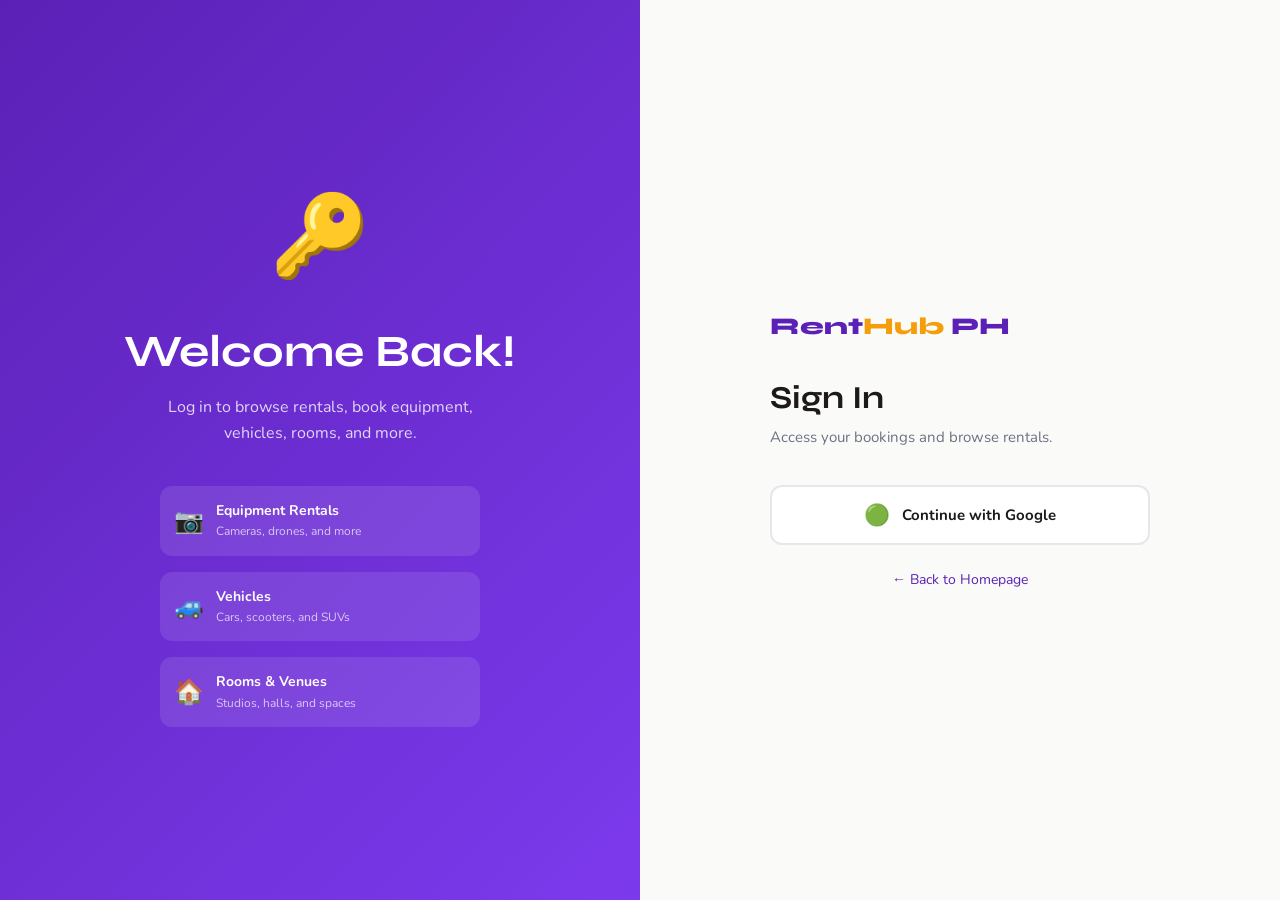
<file: rentalhub/login.html>
<!DOCTYPE html>
<!--
  FILE: login.html
  PURPOSE: The login page.
           Shows a simulated "Google Login" experience.
           Users pick a demo account from a dropdown to test the app.

  REAL GOOGLE AUTH UPGRADE:
           Replace the <select> + button with Firebase:
           import { signInWithPopup, GoogleAuthProvider } from "firebase/auth";
           const provider = new GoogleAuthProvider();
           signInWithPopup(auth, provider).then(result => { ... });
-->
<html lang="en">
<head>
  <meta charset="UTF-8">
  <meta name="viewport" content="width=device-width, initial-scale=1.0">
  <title>Login – RentHub PH</title>
  <link rel="stylesheet" href="css/styles.css">
</head>
<body>

  <!-- Two-column layout: left = visual, right = form -->
  <div class="login-page">

    <!-- ── LEFT: DECORATIVE VISUAL ──────────────────────── -->
    <div class="login-visual">

      <div style="font-size:5rem; margin-bottom:24px;">🔑</div>

      <h1>Welcome Back!</h1>
      <p style="margin-bottom:40px;">
        Log in to browse rentals, book equipment, vehicles, rooms, and more.
      </p>

      <!-- Mini feature list -->
      <div style="text-align:left; width:100%; max-width:320px;">
        <div style="display:flex; gap:12px; align-items:center; margin-bottom:16px; background:rgba(255,255,255,.1); padding:14px; border-radius:12px;">
          <span style="font-size:1.5rem">📷</span>
          <div>
            <div style="font-weight:700; font-size:14px;">Equipment Rentals</div>
            <div style="font-size:12px; opacity:.7;">Cameras, drones, and more</div>
          </div>
        </div>
        <div style="display:flex; gap:12px; align-items:center; margin-bottom:16px; background:rgba(255,255,255,.1); padding:14px; border-radius:12px;">
          <span style="font-size:1.5rem">🚙</span>
          <div>
            <div style="font-weight:700; font-size:14px;">Vehicles</div>
            <div style="font-size:12px; opacity:.7;">Cars, scooters, and SUVs</div>
          </div>
        </div>
        <div style="display:flex; gap:12px; align-items:center; background:rgba(255,255,255,.1); padding:14px; border-radius:12px;">
          <span style="font-size:1.5rem">🏠</span>
          <div>
            <div style="font-weight:700; font-size:14px;">Rooms & Venues</div>
            <div style="font-size:12px; opacity:.7;">Studios, halls, and spaces</div>
          </div>
        </div>
      </div>

    </div>

    <!-- ── RIGHT: LOGIN FORM ─────────────────────────────── -->
    <div class="login-form-side">
      <div class="login-box">

        <!-- Logo -->
        <a href="index.html" class="nav-logo" style="display:block; margin-bottom:32px; font-size:24px;">
          Rent<span>Hub</span> PH
        </a>

        <h2>Sign In</h2>
        <p class="sub">Access your bookings and browse rentals.</p>

        <!-- ── SIMULATED GOOGLE LOGIN ────────────────────── -->
        <!--
          In a REAL app, this button would open a Google
          popup window to authenticate your Google account.
          For now, we simulate it with a dropdown selector.
        -->
        <button class="google-btn" onclick="toggleDemoSelector()">
          <span style="font-size:1.3rem">🟢</span>
          Continue with Google
        </button>

        <!-- Demo account selector — shown after clicking the button -->
        <div id="demoSelector" style="display:none;">

          <div class="divider-text">Demo Mode — Pick an Account</div>

          <div class="form-group">
            <label for="accountSelect">Select a Test Account</label>
            <select id="accountSelect">
              <option value="">-- Choose an account --</option>
              <option value="admin@renthub.com">👨‍💼 Admin User (admin@renthub.com)</option>
              <option value="juan@gmail.com">👤 Juan dela Cruz (user)</option>
              <option value="maria@gmail.com">👩 Maria Santos (user)</option>
            </select>
          </div>

          <div id="loginError" style="color:var(--danger); font-size:13px; margin-bottom:12px; display:none;">
            ⚠️ Please select an account.
          </div>

          <button class="btn btn-primary" style="width:100%;" onclick="handleLogin()">
            ✅ Log In as Selected Account
          </button>

          <!-- Hint about real auth -->
          <p style="font-size:12px; color:var(--text-muted); text-align:center; margin-top:16px; line-height:1.6;">
            🔒 <strong>Demo mode only.</strong><br>
            Real Google OAuth can be enabled via Firebase.<br>
            See <code>js/auth.js</code> for upgrade instructions.
          </p>

        </div>

        <!-- Back to landing -->
        <p style="text-align:center; margin-top:24px; font-size:14px; color:var(--text-muted);">
          <a href="index.html">← Back to Homepage</a>
        </p>

      </div>
    </div>

  </div>

  <!-- ── SCRIPTS ────────────────────────────────────────────── -->
  <!-- Load data first, then auth functions -->
  <script src="data/db.js"></script>
  <script src="js/auth.js"></script>
  <script>

    // ── TOGGLE DEMO SELECTOR ───────────────────────────────
    // Shows the account picker when user clicks "Continue with Google"
    function toggleDemoSelector() {
      const selector = document.getElementById("demoSelector");
      selector.style.display = selector.style.display === "none" ? "block" : "none";
    }

    // ── HANDLE LOGIN BUTTON CLICK ──────────────────────────
    function handleLogin() {
      const email    = document.getElementById("accountSelect").value;
      const errorEl  = document.getElementById("loginError");

      // Validate that an account was selected
      if (!email) {
        errorEl.style.display = "block";
        return;
      }

      errorEl.style.display = "none";

      // Try to log in using our auth.js function
      const result = simulateGoogleLogin(email);

      if (result.success) {
        // Show a brief success message then redirect
        document.querySelector(".login-box").innerHTML = `
          <div style="text-align:center; padding:40px 0;">
            <div style="font-size:4rem; margin-bottom:16px;">✅</div>
            <h2>Welcome, ${result.user.name.split(" ")[0]}!</h2>
            <p style="color:var(--text-muted);">Redirecting you now...</p>
          </div>
        `;

        // Redirect after 1 second
        setTimeout(() => redirectAfterLogin(result.user), 1000);
      } else {
        errorEl.textContent = "❌ " + result.message;
        errorEl.style.display = "block";
      }
    }

    // ── AUTO-REDIRECT IF ALREADY LOGGED IN ─────────────────
    // If user is already logged in, skip the login page
    window.addEventListener("DOMContentLoaded", () => {
      const user = getCurrentUser();
      if (user) redirectAfterLogin(user);
    });

  </script>

</body>
</html>
</file>
<file: rentalhub/css/styles.css>
/* ============================================================
   FILE: css/styles.css
   PURPOSE: Shared styles for the entire rental website.
            Uses CSS variables so colors/fonts can be
            changed in ONE place (the :root section).
   ============================================================ */

/* ── GOOGLE FONTS ───────────────────────────────────────────── */
@import url('https://fonts.googleapis.com/css2?family=Syne:wght@400;600;700;800&family=Nunito:wght@400;500;600;700&display=swap');

/* ── CSS VARIABLES ───────────────────────────────────────────
   Change these to customize the entire app's look & feel.
   ─────────────────────────────────────────────────────────── */
:root {
  --primary:       #5b21b6;   /* Deep violet – main brand color  */
  --primary-dark:  #4c1d95;   /* Darker violet for hover states  */
  --primary-light: #ede9fe;   /* Light violet for backgrounds    */
  --accent:        #f59e0b;   /* Warm amber – call-to-action     */
  --accent-dark:   #d97706;   /* Darker amber for hover          */
  --success:       #10b981;   /* Green for 'approved'            */
  --danger:        #ef4444;   /* Red for 'rejected'              */
  --warning:       #f59e0b;   /* Amber for 'pending'             */

  --bg:            #fafaf9;   /* Warm off-white page background  */
  --surface:       #ffffff;   /* White card/panel background     */
  --border:        #e5e7eb;   /* Light gray borders              */

  --text:          #1c1917;   /* Near-black body text            */
  --text-muted:    #6b7280;   /* Gray for secondary text         */
  --text-light:    #9ca3af;   /* Lighter gray for placeholders   */

  --font-display:  'Syne', sans-serif;     /* Bold headings font  */
  --font-body:     'Nunito', sans-serif;   /* Readable body font  */

  --radius:        12px;      /* Default border radius           */
  --radius-lg:     20px;      /* Larger radius for cards         */
  --shadow:        0 1px 3px rgba(0,0,0,.08), 0 4px 16px rgba(0,0,0,.06);
  --shadow-lg:     0 10px 40px rgba(91,33,182,.15);

  --max-width:     1200px;    /* Maximum content width           */
  --transition:    .2s ease;  /* Default animation speed         */
}

/* ── RESET & BASE ────────────────────────────────────────────── */
*, *::before, *::after {
  box-sizing: border-box;
  margin: 0;
  padding: 0;
}

html { scroll-behavior: smooth; }

body {
  font-family: var(--font-body);
  background: var(--bg);
  color: var(--text);
  line-height: 1.6;
  font-size: 15px;
}

img { max-width: 100%; display: block; }

a {
  color: var(--primary);
  text-decoration: none;
}

/* ── TYPOGRAPHY ──────────────────────────────────────────────── */
h1, h2, h3, h4 {
  font-family: var(--font-display);
  font-weight: 700;
  line-height: 1.2;
}

/* ── LAYOUT UTILITIES ────────────────────────────────────────── */
.container {
  max-width: var(--max-width);
  margin: 0 auto;
  padding: 0 24px;
}

.section { padding: 80px 0; }
.section-sm { padding: 48px 0; }

/* ── BUTTONS ─────────────────────────────────────────────────── */
.btn {
  display: inline-flex;
  align-items: center;
  gap: 8px;
  padding: 12px 24px;
  border-radius: var(--radius);
  font-family: var(--font-body);
  font-size: 15px;
  font-weight: 600;
  cursor: pointer;
  border: 2px solid transparent;
  transition: all var(--transition);
  text-decoration: none;
  white-space: nowrap;
}

.btn:disabled {
  opacity: 0.5;
  cursor: not-allowed;
}

.btn-primary {
  background: var(--primary);
  color: #fff;
  border-color: var(--primary);
}

.btn-primary:hover:not(:disabled) {
  background: var(--primary-dark);
  border-color: var(--primary-dark);
  transform: translateY(-1px);
  box-shadow: 0 4px 12px rgba(91,33,182,.3);
}

.btn-accent {
  background: var(--accent);
  color: #fff;
  border-color: var(--accent);
}

.btn-accent:hover {
  background: var(--accent-dark);
  border-color: var(--accent-dark);
  transform: translateY(-1px);
}

.btn-outline {
  background: transparent;
  color: var(--primary);
  border-color: var(--primary);
}

.btn-outline:hover {
  background: var(--primary-light);
}

.btn-danger {
  background: var(--danger);
  color: #fff;
  border-color: var(--danger);
}

.btn-success {
  background: var(--success);
  color: #fff;
  border-color: var(--success);
}

.btn-lg { padding: 16px 36px; font-size: 17px; }
.btn-sm { padding: 8px 16px; font-size: 13px; }

/* ── NAVIGATION ──────────────────────────────────────────────── */
.navbar {
  position: fixed;
  top: 0; left: 0; right: 0;
  z-index: 100;
  background: rgba(255,255,255,.9);
  backdrop-filter: blur(12px);
  border-bottom: 1px solid var(--border);
  padding: 0;
}

.nav-inner {
  display: flex;
  align-items: center;
  justify-content: space-between;
  height: 64px;
  max-width: var(--max-width);
  margin: 0 auto;
  padding: 0 24px;
}

.nav-logo {
  font-family: var(--font-display);
  font-size: 22px;
  font-weight: 800;
  color: var(--primary);
  text-decoration: none;
}

.nav-logo span { color: var(--accent); }

.nav-links {
  display: flex;
  gap: 32px;
  list-style: none;
}

.nav-links a {
  color: var(--text-muted);
  font-weight: 600;
  transition: color var(--transition);
  font-size: 14px;
  text-transform: uppercase;
  letter-spacing: .05em;
}

.nav-links a:hover { color: var(--primary); }

.nav-actions { display: flex; gap: 12px; align-items: center; }

/* ── HERO SECTION ────────────────────────────────────────────── */
.hero {
  min-height: 100vh;
  display: flex;
  align-items: center;
  padding-top: 80px;
  background: linear-gradient(135deg, #f5f3ff 0%, #fffbeb 50%, #ecfdf5 100%);
  position: relative;
  overflow: hidden;
}

/* Decorative background shapes */
.hero::before {
  content: '';
  position: absolute;
  top: -200px; right: -200px;
  width: 600px; height: 600px;
  background: radial-gradient(circle, rgba(91,33,182,.08) 0%, transparent 70%);
  border-radius: 50%;
}

.hero::after {
  content: '';
  position: absolute;
  bottom: -100px; left: -100px;
  width: 400px; height: 400px;
  background: radial-gradient(circle, rgba(245,158,11,.08) 0%, transparent 70%);
  border-radius: 50%;
}

.hero-content {
  position: relative;
  z-index: 1;
  max-width: 640px;
}

.hero-badge {
  display: inline-flex;
  align-items: center;
  gap: 8px;
  background: var(--primary-light);
  color: var(--primary);
  padding: 6px 16px;
  border-radius: 100px;
  font-size: 13px;
  font-weight: 700;
  text-transform: uppercase;
  letter-spacing: .05em;
  margin-bottom: 24px;
}

.hero h1 {
  font-size: clamp(2.5rem, 6vw, 4.5rem);
  font-weight: 800;
  margin-bottom: 24px;
  line-height: 1.1;
}

.hero h1 .highlight {
  color: var(--primary);
  position: relative;
}

.hero h1 .highlight::after {
  content: '';
  position: absolute;
  bottom: 4px; left: 0; right: 0;
  height: 6px;
  background: var(--accent);
  opacity: .4;
  border-radius: 3px;
}

.hero p {
  font-size: 18px;
  color: var(--text-muted);
  margin-bottom: 36px;
  max-width: 480px;
}

.hero-cta {
  display: flex;
  gap: 16px;
  flex-wrap: wrap;
}

.hero-stats {
  display: flex;
  gap: 40px;
  margin-top: 60px;
  padding-top: 40px;
  border-top: 1px solid var(--border);
}

.stat h3 {
  font-size: 2rem;
  font-weight: 800;
  color: var(--primary);
}

.stat p {
  font-size: 13px;
  color: var(--text-muted);
  font-weight: 600;
  margin: 0;
}

/* ── FEATURES SECTION ────────────────────────────────────────── */
.section-label {
  font-size: 13px;
  font-weight: 700;
  text-transform: uppercase;
  letter-spacing: .1em;
  color: var(--primary);
  margin-bottom: 12px;
}

.section-title {
  font-size: clamp(1.8rem, 4vw, 2.8rem);
  font-weight: 800;
  margin-bottom: 16px;
}

.section-subtitle {
  font-size: 17px;
  color: var(--text-muted);
  max-width: 560px;
  margin-bottom: 56px;
}

.features-grid {
  display: grid;
  grid-template-columns: repeat(auto-fit, minmax(260px, 1fr));
  gap: 24px;
}

.feature-card {
  background: var(--surface);
  border: 1px solid var(--border);
  border-radius: var(--radius-lg);
  padding: 32px 28px;
  transition: all var(--transition);
}

.feature-card:hover {
  transform: translateY(-4px);
  box-shadow: var(--shadow-lg);
  border-color: var(--primary-light);
}

.feature-icon {
  font-size: 2.5rem;
  margin-bottom: 16px;
}

.feature-card h3 {
  font-size: 1.1rem;
  margin-bottom: 8px;
}

.feature-card p {
  color: var(--text-muted);
  font-size: 14px;
  line-height: 1.7;
}

/* ── HOW IT WORKS ────────────────────────────────────────────── */
.how-grid {
  display: grid;
  grid-template-columns: repeat(auto-fit, minmax(180px, 1fr));
  gap: 32px;
  text-align: center;
}

.how-step {
  position: relative;
}

.step-number {
  width: 52px; height: 52px;
  border-radius: 50%;
  background: var(--primary);
  color: white;
  display: flex;
  align-items: center;
  justify-content: center;
  font-family: var(--font-display);
  font-weight: 800;
  font-size: 1.2rem;
  margin: 0 auto 16px;
}

.how-step h4 {
  font-size: 1rem;
  margin-bottom: 6px;
}

.how-step p {
  font-size: 13px;
  color: var(--text-muted);
}

/* ── RENTAL PREVIEW (blurred on landing page) ─────────────────── */
.preview-grid {
  display: grid;
  grid-template-columns: repeat(auto-fit, minmax(240px, 1fr));
  gap: 20px;
}

.preview-card {
  background: var(--surface);
  border: 1px solid var(--border);
  border-radius: var(--radius-lg);
  padding: 24px;
  position: relative;
  overflow: hidden;
  cursor: pointer;
  transition: transform var(--transition);
}

.preview-card:hover { transform: translateY(-2px); }

.preview-card .blur-overlay {
  position: absolute;
  inset: 0;
  background: rgba(255,255,255,.7);
  backdrop-filter: blur(8px);
  display: flex;
  align-items: center;
  justify-content: center;
  border-radius: var(--radius-lg);
}

.lock-icon {
  text-align: center;
}

.lock-icon .icon { font-size: 2rem; margin-bottom: 8px; }
.lock-icon p { font-weight: 700; color: var(--primary); font-size: 14px; }

/* ── FAQ SECTION ─────────────────────────────────────────────── */
.faq-list { max-width: 700px; }

.faq-list details {
  background: var(--surface);
  border: 1px solid var(--border);
  border-radius: var(--radius);
  margin-bottom: 12px;
  overflow: hidden;
  transition: all var(--transition);
}

.faq-list details[open] {
  border-color: var(--primary-light);
  box-shadow: 0 2px 12px rgba(91,33,182,.08);
}

.faq-list summary {
  padding: 20px 24px;
  font-weight: 700;
  cursor: pointer;
  list-style: none;
  display: flex;
  justify-content: space-between;
  align-items: center;
}

.faq-list summary::after {
  content: '+';
  font-size: 1.5rem;
  color: var(--primary);
  font-weight: 300;
  transition: transform var(--transition);
}

.faq-list details[open] summary::after {
  transform: rotate(45deg);
}

.faq-list summary::-webkit-details-marker { display: none; }

.faq-list p {
  padding: 0 24px 20px;
  color: var(--text-muted);
  font-size: 14px;
  line-height: 1.8;
}

/* ── CALL-TO-ACTION SECTION ──────────────────────────────────── */
.cta-section {
  background: linear-gradient(135deg, var(--primary), var(--primary-dark));
  color: white;
  text-align: center;
  padding: 80px 24px;
  border-radius: var(--radius-lg);
  margin: 40px 24px;
}

.cta-section h2 {
  font-size: clamp(1.8rem, 4vw, 2.8rem);
  margin-bottom: 16px;
  color: white;
}

.cta-section p {
  font-size: 17px;
  opacity: .85;
  margin-bottom: 36px;
  max-width: 500px;
  margin-left: auto;
  margin-right: auto;
}

/* ── FOOTER ──────────────────────────────────────────────────── */
footer {
  background: #1c1917;
  color: #d6d3d1;
  padding: 48px 24px;
  text-align: center;
}

footer .footer-logo {
  font-family: var(--font-display);
  font-size: 24px;
  font-weight: 800;
  color: white;
  margin-bottom: 12px;
}

footer .footer-logo span { color: var(--accent); }

footer p { font-size: 14px; opacity: .7; }

/* ── DASHBOARD LAYOUT ────────────────────────────────────────── */
.dashboard-layout {
  display: flex;
  min-height: 100vh;
  padding-top: 64px;
}

.sidebar {
  width: 240px;
  background: var(--surface);
  border-right: 1px solid var(--border);
  padding: 32px 16px;
  position: fixed;
  top: 64px; bottom: 0;
  overflow-y: auto;
}

.sidebar-user {
  text-align: center;
  padding: 20px;
  background: var(--primary-light);
  border-radius: var(--radius);
  margin-bottom: 24px;
}

.sidebar-user .avatar {
  font-size: 2.5rem;
  margin-bottom: 8px;
}

.sidebar-user h4 {
  font-size: 14px;
  font-weight: 700;
  color: var(--primary);
}

.sidebar-user p {
  font-size: 12px;
  color: var(--text-muted);
}

.sidebar-nav {
  list-style: none;
}

.sidebar-nav li {
  margin-bottom: 4px;
}

.sidebar-nav a {
  display: flex;
  align-items: center;
  gap: 10px;
  padding: 12px 16px;
  border-radius: var(--radius);
  color: var(--text-muted);
  font-weight: 600;
  font-size: 14px;
  transition: all var(--transition);
}

.sidebar-nav a:hover,
.sidebar-nav a.active {
  background: var(--primary-light);
  color: var(--primary);
}

.main-content {
  margin-left: 240px;
  flex: 1;
  padding: 32px;
}

/* ── TAB NAVIGATION ──────────────────────────────────────────── */
.tab-bar {
  display: flex;
  gap: 8px;
  border-bottom: 2px solid var(--border);
  margin-bottom: 32px;
}

.tab-btn {
  padding: 12px 24px;
  border: none;
  background: none;
  cursor: pointer;
  font-family: var(--font-body);
  font-weight: 700;
  font-size: 15px;
  color: var(--text-muted);
  border-bottom: 3px solid transparent;
  margin-bottom: -2px;
  transition: all var(--transition);
}

.tab-btn.active {
  color: var(--primary);
  border-bottom-color: var(--primary);
}

/* ── CATEGORY FILTERS ────────────────────────────────────────── */
.filter-bar {
  display: flex;
  gap: 10px;
  flex-wrap: wrap;
  margin-bottom: 28px;
}

.filter-btn {
  padding: 8px 18px;
  border-radius: 100px;
  border: 2px solid var(--border);
  background: var(--surface);
  color: var(--text-muted);
  font-family: var(--font-body);
  font-weight: 600;
  font-size: 13px;
  cursor: pointer;
  transition: all var(--transition);
}

.filter-btn:hover,
.filter-btn.active {
  background: var(--primary);
  color: white;
  border-color: var(--primary);
}

/* ── RENTAL CARDS ────────────────────────────────────────────── */
.rentals-grid {
  display: grid;
  grid-template-columns: repeat(auto-fill, minmax(280px, 1fr));
  gap: 20px;
}

.rental-card {
  background: var(--surface);
  border: 1px solid var(--border);
  border-radius: var(--radius-lg);
  overflow: hidden;
  transition: all var(--transition);
}

.rental-card:hover {
  transform: translateY(-4px);
  box-shadow: var(--shadow-lg);
}

.rental-card.unavailable { opacity: .65; }

.rental-emoji {
  font-size: 4rem;
  text-align: center;
  padding: 32px;
  background: var(--primary-light);
}

.rental-info { padding: 20px; }

.rental-category {
  font-size: 11px;
  font-weight: 700;
  text-transform: uppercase;
  letter-spacing: .08em;
  color: var(--primary);
  background: var(--primary-light);
  padding: 3px 10px;
  border-radius: 100px;
}

.rental-title {
  font-size: 1.1rem;
  margin: 10px 0 6px;
}

.rental-desc {
  color: var(--text-muted);
  font-size: 13px;
  margin-bottom: 12px;
  line-height: 1.6;
}

.rental-footer {
  display: flex;
  justify-content: space-between;
  align-items: center;
  margin-bottom: 14px;
}

.rental-price {
  font-family: var(--font-display);
  font-size: 1.2rem;
  font-weight: 800;
  color: var(--primary);
}

.rental-price small {
  font-family: var(--font-body);
  font-size: 12px;
  font-weight: 400;
  color: var(--text-muted);
}

.avail-yes { color: var(--success); font-size: 12px; font-weight: 700; }
.avail-no  { color: var(--danger);  font-size: 12px; font-weight: 700; }

.rental-info .btn { width: 100%; justify-content: center; margin-top: 4px; }

/* ── BOOKING CARDS ───────────────────────────────────────────── */
.booking-card {
  display: flex;
  align-items: flex-start;
  gap: 16px;
  background: var(--surface);
  border: 1px solid var(--border);
  border-radius: var(--radius);
  padding: 20px;
  margin-bottom: 12px;
  transition: all var(--transition);
}

.booking-card:hover { box-shadow: var(--shadow); }

.booking-emoji { font-size: 2.5rem; flex-shrink: 0; }

.booking-info { flex: 1; }
.booking-info h4 { font-size: 1rem; margin-bottom: 4px; }
.booking-info p  { font-size: 13px; color: var(--text-muted); margin-bottom: 2px; }

.booking-status { flex-shrink: 0; }

/* ── STATUS BADGES ───────────────────────────────────────────── */
.badge {
  display: inline-block;
  padding: 4px 12px;
  border-radius: 100px;
  font-size: 12px;
  font-weight: 700;
  text-transform: uppercase;
  letter-spacing: .04em;
}

.badge-pending  { background: #fef3c7; color: #92400e; }
.badge-approved { background: #d1fae5; color: #064e3b; }
.badge-rejected { background: #fee2e2; color: #7f1d1d; }

/* ── MODAL ───────────────────────────────────────────────────── */
.modal-overlay {
  display: none; /* Hidden by default */
  position: fixed;
  inset: 0;
  background: rgba(0,0,0,.5);
  backdrop-filter: blur(4px);
  z-index: 200;
  align-items: center;
  justify-content: center;
  padding: 24px;
}

.modal-box {
  background: var(--surface);
  border-radius: var(--radius-lg);
  width: 100%;
  max-width: 560px;
  max-height: 90vh;
  overflow-y: auto;
  padding: 32px;
  position: relative;
  box-shadow: 0 20px 60px rgba(0,0,0,.2);
}

.modal-close {
  position: absolute;
  top: 16px; right: 16px;
  background: var(--border);
  border: none;
  border-radius: 50%;
  width: 36px; height: 36px;
  cursor: pointer;
  font-size: 1.2rem;
  display: flex;
  align-items: center;
  justify-content: center;
  transition: background var(--transition);
}

.modal-close:hover { background: var(--primary-light); }

.modal-rental-header {
  display: flex;
  align-items: center;
  gap: 20px;
  margin-bottom: 16px;
}

.modal-emoji { font-size: 3.5rem; }

.rental-price-big {
  font-family: var(--font-display);
  font-size: 1.6rem;
  font-weight: 800;
  color: var(--primary);
  margin: 4px 0 0;
}

.modal-description {
  color: var(--text-muted);
  font-size: 14px;
  line-height: 1.8;
  margin-bottom: 12px;
}

.tags-row { display: flex; gap: 8px; flex-wrap: wrap; margin-bottom: 20px; }

.tag {
  background: var(--primary-light);
  color: var(--primary);
  padding: 3px 12px;
  border-radius: 100px;
  font-size: 12px;
  font-weight: 600;
}

.divider { border: none; border-top: 1px solid var(--border); margin: 20px 0; }

.date-row {
  display: grid;
  grid-template-columns: 1fr 1fr;
  gap: 16px;
  margin-bottom: 16px;
}

.price-preview {
  background: var(--primary-light);
  color: var(--primary);
  padding: 12px 18px;
  border-radius: var(--radius);
  font-weight: 700;
  text-align: center;
  margin-bottom: 16px;
  font-size: 15px;
}

.modal-actions {
  display: flex;
  gap: 12px;
  justify-content: flex-end;
  margin-top: 20px;
}

/* ── FORM ELEMENTS ───────────────────────────────────────────── */
.form-group { margin-bottom: 16px; }

.form-group label {
  display: block;
  font-weight: 700;
  font-size: 13px;
  margin-bottom: 6px;
  color: var(--text);
}

.form-group input,
.form-group select,
.form-group textarea {
  width: 100%;
  padding: 11px 14px;
  border: 2px solid var(--border);
  border-radius: var(--radius);
  font-family: var(--font-body);
  font-size: 14px;
  color: var(--text);
  background: var(--bg);
  transition: border-color var(--transition);
}

.form-group input:focus,
.form-group select:focus,
.form-group textarea:focus {
  outline: none;
  border-color: var(--primary);
}

.form-group textarea { resize: vertical; min-height: 100px; }

/* ── PAYMENT STEP ────────────────────────────────────────────── */
.payment-step { text-align: center; }

.success-icon {
  font-size: 4rem;
  margin-bottom: 12px;
}

.qr-placeholder {
  background: var(--bg);
  border: 2px dashed var(--border);
  border-radius: var(--radius);
  padding: 24px;
  margin: 16px 0;
  text-align: center;
}

.payment-details {
  margin-top: 12px;
  font-size: 14px;
  line-height: 2;
}

.payment-step .form-group { text-align: left; }

/* ── ADMIN DASHBOARD ─────────────────────────────────────────── */
.stats-grid {
  display: grid;
  grid-template-columns: repeat(auto-fit, minmax(160px, 1fr));
  gap: 16px;
  margin-bottom: 40px;
}

.stat-card {
  background: var(--surface);
  border: 1px solid var(--border);
  border-radius: var(--radius);
  padding: 20px;
  text-align: center;
  transition: all var(--transition);
}

.stat-card:hover {
  border-color: var(--primary-light);
  box-shadow: var(--shadow);
}

.stat-card .stat-icon { font-size: 2rem; margin-bottom: 8px; }

.stat-card .stat-value {
  font-family: var(--font-display);
  font-size: 1.8rem;
  font-weight: 800;
  color: var(--primary);
}

.stat-card .stat-label {
  font-size: 12px;
  color: var(--text-muted);
  font-weight: 600;
  text-transform: uppercase;
  letter-spacing: .05em;
}

/* ── ADMIN TABLE ─────────────────────────────────────────────── */
.data-table {
  width: 100%;
  border-collapse: collapse;
  font-size: 14px;
}

.data-table th {
  text-align: left;
  padding: 12px 16px;
  background: var(--bg);
  border-bottom: 2px solid var(--border);
  font-size: 11px;
  font-weight: 700;
  text-transform: uppercase;
  letter-spacing: .06em;
  color: var(--text-muted);
}

.data-table td {
  padding: 14px 16px;
  border-bottom: 1px solid var(--border);
  vertical-align: middle;
}

.data-table tr:hover td { background: var(--bg); }

.action-btns { display: flex; gap: 8px; }

/* ── LOGIN PAGE ──────────────────────────────────────────────── */
.login-page {
  min-height: 100vh;
  display: grid;
  grid-template-columns: 1fr 1fr;
}

.login-visual {
  background: linear-gradient(135deg, var(--primary), #7c3aed);
  display: flex;
  flex-direction: column;
  align-items: center;
  justify-content: center;
  padding: 60px;
  color: white;
  text-align: center;
}

.login-visual h1 {
  font-size: 2.8rem;
  color: white;
  margin-bottom: 16px;
}

.login-visual p {
  font-size: 16px;
  opacity: .8;
  max-width: 360px;
}

.login-form-side {
  display: flex;
  align-items: center;
  justify-content: center;
  padding: 60px;
}

.login-box {
  width: 100%;
  max-width: 380px;
}

.login-box h2 {
  font-size: 2rem;
  margin-bottom: 8px;
}

.login-box p.sub {
  color: var(--text-muted);
  margin-bottom: 36px;
}

.google-btn {
  width: 100%;
  display: flex;
  align-items: center;
  justify-content: center;
  gap: 12px;
  padding: 14px 24px;
  border: 2px solid var(--border);
  border-radius: var(--radius);
  background: white;
  cursor: pointer;
  font-family: var(--font-body);
  font-size: 15px;
  font-weight: 700;
  color: var(--text);
  transition: all var(--transition);
  margin-bottom: 24px;
}

.google-btn:hover {
  border-color: var(--primary);
  box-shadow: 0 2px 12px rgba(91,33,182,.15);
}

.divider-text {
  display: flex;
  align-items: center;
  gap: 12px;
  color: var(--text-muted);
  font-size: 13px;
  margin: 16px 0;
}

.divider-text::before,
.divider-text::after {
  content: '';
  flex: 1;
  height: 1px;
  background: var(--border);
}

/* ── TOAST NOTIFICATIONS ─────────────────────────────────────── */
.toast {
  position: fixed;
  bottom: 24px; right: 24px;
  background: #1c1917;
  color: white;
  padding: 14px 20px;
  border-radius: var(--radius);
  font-size: 14px;
  font-weight: 600;
  z-index: 999;
  transform: translateY(20px);
  opacity: 0;
  transition: all .3s ease;
  max-width: 360px;
  box-shadow: 0 4px 20px rgba(0,0,0,.2);
}

.toast.show   { transform: translateY(0); opacity: 1; }
.toast-error  { background: var(--danger); }
.toast-success{ background: var(--success); }
.toast-warning{ background: var(--warning); color: #1c1917; }

/* ── EMPTY STATE ─────────────────────────────────────────────── */
.empty-state {
  text-align: center;
  padding: 60px 24px;
  color: var(--text-muted);
  font-size: 16px;
  grid-column: 1/-1;
}

/* ── SECTION HEADER ──────────────────────────────────────────── */
.page-header {
  margin-bottom: 32px;
  display: flex;
  align-items: center;
  justify-content: space-between;
  flex-wrap: wrap;
  gap: 16px;
}

.page-header h2 { font-size: 1.8rem; }
.page-header p  { color: var(--text-muted); font-size: 14px; margin-top: 4px; }

/* ── CARD PANEL ──────────────────────────────────────────────── */
.panel {
  background: var(--surface);
  border: 1px solid var(--border);
  border-radius: var(--radius-lg);
  padding: 28px;
  margin-bottom: 24px;
}

.panel h3 {
  font-size: 1.1rem;
  margin-bottom: 20px;
  padding-bottom: 12px;
  border-bottom: 1px solid var(--border);
}

/* ── RESPONSIVE ──────────────────────────────────────────────── */
@media (max-width: 768px) {
  .login-page { grid-template-columns: 1fr; }
  .login-visual { display: none; } /* Hide visual on mobile */

  .sidebar { display: none; } /* Simplified – hide sidebar on mobile */
  .main-content { margin-left: 0; padding: 20px; }

  .hero h1 { font-size: 2.2rem; }

  .hero-stats { gap: 24px; flex-wrap: wrap; }

  .nav-links { display: none; } /* Hide nav links on mobile */

  .date-row { grid-template-columns: 1fr; }

  .modal-actions { flex-direction: column; }

  .data-table { display: block; overflow-x: auto; }
}

/* ── SCROLL TO TOP SMOOTH ────────────────────────────────────── */
html { scroll-behavior: smooth; }

/* ── LANDING PAGE SPECIFIC ───────────────────────────────────── */
.bg-light { background: var(--bg); }
.bg-white { background: var(--surface); }

.text-center { text-align: center; }
.mt-8 { margin-top: 32px; }
.mb-4 { margin-bottom: 16px; }
</file>
